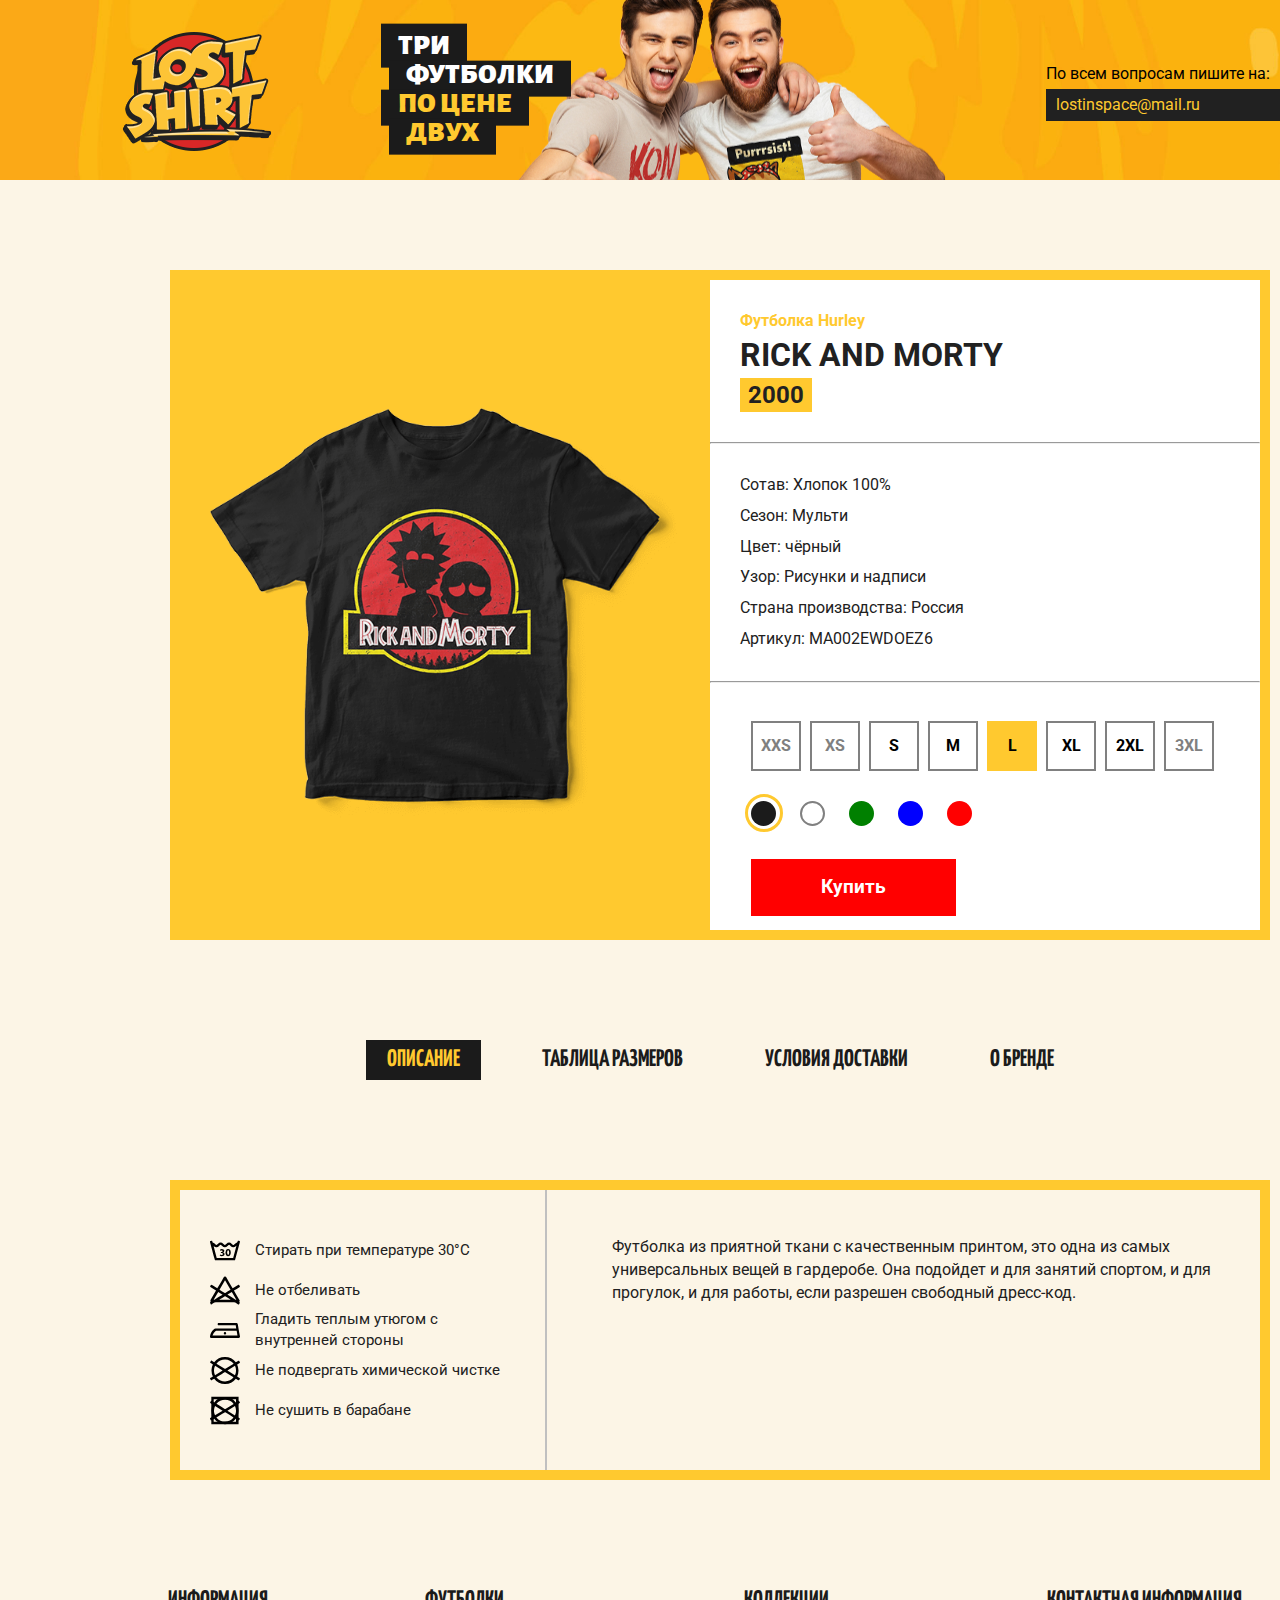
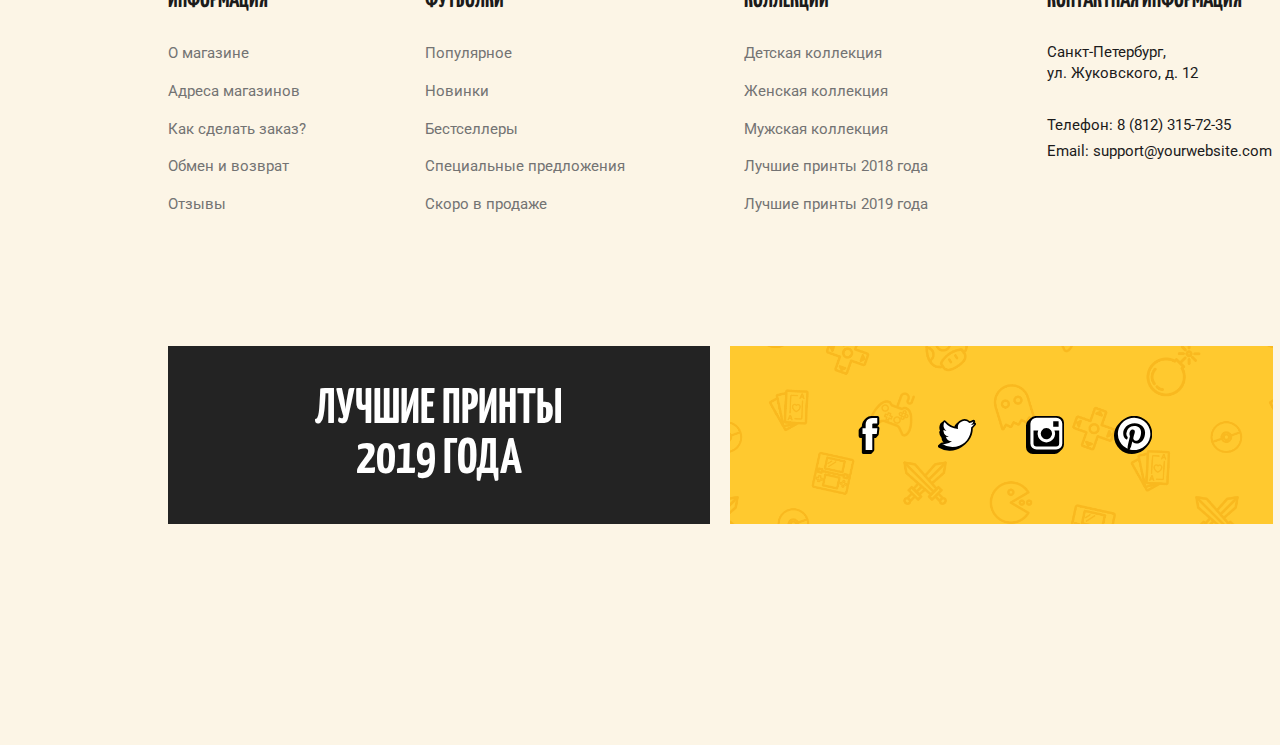
<file: product.html>
<!DOCTYPE html>
<html lang="en">
<head>
  <meta charset="UTF-8">
  <meta name="viewport" content="width=device-width, initial-scale=1.0">
  <meta http-equiv="X-UA-Compatible" content="ie=edge">
  <title>Lost Shirt | About</title>
  <link rel="stylesheet" href="https://necolas.github.io/normalize.css/8.0.1/normalize.css">
  <link href="https://fonts.googleapis.com/css?family=Roboto:400,700&amp;subset=cyrillic" rel="stylesheet">
  <link href="https://fonts.googleapis.com/css?family=Yanone+Kaffeesatz:400,700&amp;subset=cyrillic" rel="stylesheet">
  <link rel="stylesheet" href="./product.css">
</head>
<body>
  <div class="wrapper">
    <section class="hero">
      <header class="header">
        <a href="#" class="logo">
          <img src="./img/content/logos/logo-main.png" alt="" class="logoimg">
        </a>
        <div class="picture">
          <img src="./img/decor/header-guys.png" alt="" class="picture__img">
          <ul class="picture__img__text">
            <li class="picture--text">Три</li>
            <li class="picture--text">Футболки</li>
            <li class="picture--text picture--text--yellow">По цене</li>
            <li class="picture--text picture--text--yellow">двух</li>
          </ul>
        </div>
        <a href="mailto:lostinspace@mail.ru" class="mail">
          <div class="mail__title">По всем вопросам пишите на:</div>
          <div class="mail__content">lostinspace@mail.ru</div>
        </a>
      </header>
    </section>
    <section class="tshirt">
      <div class="container">
        <ul class="tshirt__list">
          <li class="tshirt__elem">
            <img src="./img/tshirts/tshirt_07.png" alt="" class="tshirt__img tshirt__img-active">
          </li>
          <li class="tshirt__elem">
            <img src="./img/tshirts/tshirt_08.png" alt="" class="tshirt__img">
          </li>
          <li class="tshirt__elem">
            <img src="./img/tshirts/tshirt_09.png" alt="" class="tshirt__img">
          </li>
          <li class="tshirt__elem">
            <img src="./img/tshirts/tshirt_10.png" alt="" class="tshirt__img">
          </li>
          <li class="tshirt__elem">
            <img src="./img/tshirts/tshirt_11.png" alt="" class="tshirt__img">
          </li>
        </ul>
        <div class="tshirt_desc">
          <div class="desc__one">
            <h2 class="desc__one--one">
              Футболка Hurley
            </h2>
            <h1 class="desc__one--two">
              rick and morty
            </h1>
            <h2 class="desc__one--price">2000</h2>
          </div>
          <hr class="solid">
          <div class="desc__two">
            <ul class="desc__two__list">
              <li class="desc__two__li">Сотав: Хлопок 100%</li>
              <li class="desc__two__li">Сезон: Мульти</li>
              <li class="desc__two__li">Цвет: чёрный</li>
              <li class="desc__two__li">Узор: Рисунки и надписи</li>
              <li class="desc__two__li">Страна производства: Россия</li>
              <li class="desc__two__li">Артикул: MA002EWDOEZ6</li>
            </ul>
          </div>
          <hr class="solid">
          <div class="desc__three">
            <div class="desc__three__sizes">
              <ul class="sizes__list">
                <li class="sizes__elem">
                  <a href="" class="sizes__elem__link">
                    <h4>XXS</h4>
                  </a>
                  <a href="" class="sizes__elem__link">
                    <h4>XS</h4>
                  </a>
                  <a href="" class="sizes__elem__link">
                    <h4>S</h4>
                  </a>
                  <a href="" class="sizes__elem__link">
                    <h4>M</h4>
                  </a>
                  <a href="" class="sizes__elem__link sizes__elem__link__selected">
                    <h4>L</h4>
                  </a>
                  <a href="" class="sizes__elem__link">
                    <h4>XL</h4>
                  </a>
                  <a href="" class="sizes__elem__link">
                    <h4>2XL</h4>
                  </a>
                  <a href="" class="sizes__elem__link">
                    <h4>3XL</h4>
                  </a>
                </li>
              </ul>
            </div>
            <div class="desc__three__colors">
              <ul class="colors__list">
                <li class="color__elem">
                  <a href="" class="color__link"></a>
                  <a href="" class="color__link color__link__white"></a>
                  <a href="" class="color__link color__link__green"></a>
                  <a href="" class="color__link color__link__blue"></a>
                  <a href="" class="color__link color__link__red"></a>
                </li>
              </ul>
              <ul class="color__select">
                <li class="color__select__link color__select__active"></li>
                <li class="color__select__link"></li>
                <li class="color__select__link"></li>
                <li class="color__select__link"></li>
                <li class="color__select__link"></li>
              </ul>
            </div>
            <a href="#" class="desc__three__button">
              <h3 class="desc__three__button__text">
                  Купить
              </h3>
            </a>
          </div>
        </div>
      </div>
    </section>
    <section class="products">
        <div class="products__part1">
          <ul class="filter">
          <li class="filter__item filter__item--active">
            <a href="#" data-filter="description" class="filter__link">Описание</a>
          </li>
          <li class="filter__item">
            <a href="#" data-filter="table" class="filter__link">Таблица размеров</a>
          </li>
          <li class="filter__item">
            <a href="#" data-filter="deliver" class="filter__link">Условия доставки</a>
          </li>
          <li class="filter__item">
            <a href="#" data-filter="info" class="filter__link">О бренде</a>
          </li>
        </ul>
      </div>
      <ul class="product__types">
        <li class="product__types__li product__types__li-active">
          <div class="products__second">
        <div class="products__second-left">
          <ul class="products__second-left-list">
            <li class="products__second-li">
              <svg class="products__second-li-svg">
                <use xlink:href="./img/icons-sprite.svg#washing_01"></use>
              </svg>
              <p class="products__second-text">
                Cтирать при температуре 30°С
              </p>
            </li>
            <li class="products__second-li">
              <svg class="products__second-li-svg">
                <use xlink:href="./img/icons-sprite.svg#washing_02"></use>
              </svg>
              <p class="products__second-text">
                Не отбеливать
              </p>
            </li>
            <li class="products__second-li">
              <svg class="products__second-li-svg">
                <use xlink:href="./img/icons-sprite.svg#washing_03"></use>
              </svg>
              <p class="products__second-text">
                Гладить теплым утюгом с внутренней стороны
              </p>
            </li>
            <li class="products__second-li">
              <svg class="products__second-li-svg">
                <use xlink:href="./img/icons-sprite.svg#washing_04"></use>
              </svg>
              <p class="products__second-text">
                Не подвергать химической чистке
              </p>
            </li>
            <li class="products__second-li">
              <svg class="products__second-li-svg">
                <use xlink:href="./img/icons-sprite.svg#washing_05"></use>
              </svg>
              <p class="products__second-text">
                Не сушить в барабане
              </p>
            </li>
          </ul>
        </div>
        <div class="vertical__border"></div>
          <p class="products__second-right-text">
            Футболка из приятной ткани с качественным принтом, это
             одна из самых универсальных вещей 
в гардеробе. Она подойдет и для занятий спортом,
 и для прогулок, и для работы, если разрешен
  свободный дресс-код.
          </p>
      </div>
        </li>
        <li class="product__types__li product__types__li-second">
          <h3 class="product__types__li-second-text">
            In process..
          </h3>
        </li>
        <li class="product__types__li product__types__li-third">
          <div class="products__second">
            <div class="products__second-left-two">
              <img src="./img/content/logos/express.png" alt="" class="products__second-left-two-img">
            </div>
            <div class="vertical__border"></div>
              <p class="products__second-right-text">
                Доставка по России и странам Ближнего Зарубежья (Украина, Белорусия, Молдавия,
                 Польша, Эстония, Болгария, Румыния, Чехия, Словакия, Венгрия и т.д.), всего 400 руб.<br><br>
Мы так же доставляем в США, Японию, Австралию, Англию, Италию, Испанию и т.д. ,
 стоимость доставки около 600 руб.<br><br>
(Цена приведена для ориентира и может отличаться в зависимости от дальности и веса посылки)
              </p>
          </div>
        </li>
        <li class="product__types__li product__types__li-fouth">
          <div class="products__second">
            <div class="products__second-left-two">
              <img src="./img/content/logos/harley.png" alt="" class="products__second-left-two-img">
            </div>
            <div class="vertical__border"></div>
              <p class="products__second-right-text">
                Марка Hurley основана на любви к океану с его постоянством в этом изменчивом мире. 
Она осуществляет мечты молодого поколения, сочетая музыку и искусство в дизайне одежды, обуви и
 аксессуаров. Наполненная духом пляжной культуры продукция Hurley предлагает новое восприятие
  комфорта и индивидуальности. Hurley выбирает только тот, кто страстно влюблён 
в свободу.
              </p>
          </div>
        </li>
      </ul>
      
    </section>
    <footer class="footer">
      <div class="container__classic footer__container">
        <nav class="site-menu">
          <ul class="site-menu__sections">
            <li class="site-menu__col">
              <h3 class="site-menu__title">Информация</h3>
              <ul class="site-menu__list">
                <li class="site-menu__item">
                  <a href="#" class="site-menu__link">О магазине</a>
                </li>
                <li class="site-menu__item">
                  <a href="#" class="site-menu__link">Адреса магазинов</a>
                </li>
                <li class="site-menu__item">
                  <a href="#" class="site-menu__link">Как сделать заказ?</a>
                </li>
                <li class="site-menu__item">
                  <a href="#" class="site-menu__link">Обмен и возврат</a>
                </li>
                <li class="site-menu__item">
                  <a href="#" class="site-menu__link">Отзывы</a>
                </li>
              </ul>
            </li>
            <li class="site-menu__col">
              <h3 class="site-menu__title">Футболки</h3>
              <ul class="site-menu__list">
                <li class="site-menu__item">
                  <a href="#" class="site-menu__link">Популярное</a>
                </li>
                <li class="site-menu__item">
                  <a href="#" class="site-menu__link">Новинки</a>
                </li>
                <li class="site-menu__item">
                  <a href="#" class="site-menu__link">Бестселлеры</a>
                </li>
                <li class="site-menu__item">
                  <a href="#" class="site-menu__link">Специальные предложения</a>
                </li>
                <li class="site-menu__item">
                  <a href="#" class="site-menu__link">Скоро в продаже</a>
                </li>
              </ul>
            </li>
            <li class="site-menu__col">
              <h3 class="site-menu__title">Коллекции</h3>
              <ul class="site-menu__list">
                <li class="site-menu__item">
                  <a href="#" class="site-menu__link">Детская коллекция</a>
                </li>
                <li class="site-menu__item">
                  <a href="#" class="site-menu__link">Женская коллекция</a>
                </li>
                <li class="site-menu__item">
                  <a href="#" class="site-menu__link">Мужская коллекция</a>
                </li>
                <li class="site-menu__item">
                  <a href="#" class="site-menu__link">Лучшие принты 2018 года</a>
                </li>
                <li class="site-menu__item">
                  <a href="#" class="site-menu__link">Лучшие принты 2019 года</a>
                </li>
              </ul>
            </li>
            <li class="site-menu__col">
              <h3 class="site-menu__title">Контактная информация</h3>
              <div class="site-menu__text">
                Санкт-Петербург, <br>
                  ул. Жуковского, д. 12
              </div>
                <div class="site-menu__text">
                  <a href="tel.:+78123157235" class="site-menu__text-row">
                    Телефон: 8 (812) 315-72-35
                  </a>
                  <a href="mailto:support@yourwebsite.com" class="site-menu__text-row">
                    Email: support@yourwebsite.com
                  </a>
                </div>
            </li>
          </ul>
        </nav>

        <section class="extras">
          <div class="extras__col">
            <a href="#" class="extras__best">
              Лучшие принты <br>
              2019 года
            </a>
          </div>
          <div class="extras__col">
            <div class="extras__col-socials">
              <ul class="socials">
                <li class="socials__item">
                  <a href="#" class="socials__link">
                    <svg class="socials__icon">
                      <use xlink:href="./img/icons-sprite.svg#fb"></use>
                    </svg>
                  </a>
                </li>
                <li class="socials__item">
                  <a href="#" class="socials__link">
                    <svg class="socials__icon">
                      <use xlink:href="./img/icons-sprite.svg#twitter"></use>
                    </svg>
                  </a>
                </li>
                <li class="socials__item">
                  <a href="#" class="socials__link">
                    <svg class="socials__icon">
                      <use xlink:href="./img/icons-sprite.svg#insta"></use>
                    </svg>
                  </a>
                </li>
                <li class="socials__item">
                  <a href="#" class="socials__link">
                    <svg class="socials__icon">
                      <use xlink:href="./img/icons-sprite.svg#pin"></use>
                    </svg>
                  </a>
                </li>
              </ul>
            </div>
          </div>
        </section>
      </div>
    </footer>
  </div>
  <script src="./sripts_product/tshirt-sizes.js"></script>
  <script src='./sripts_product/tshirt-color.js'></script>
  <script src="./sripts_product/tshirt-desc.js"></script>
</body>
</html>
</file>
<file: product.css>
@font-face {
    font-family: 'alegreya';
    src: url('./fonts/alegreyasanssc-black-webfont.woff2') format('woff2'),
      url('./fonts/alegreyasanssc-black-webfont.woff') format('woff');
    font-weight: normal;
    font-style: normal;
  }

  :root {
    --yellow: #ffc92f;
    --red: #d82727;
    --black: #1b1b1b;
    --titlesFont: 'Yanone Kaffeesatz', Arial, sans-serif;
  }

  html, body {
    height: 100%;
    margin: 0px;
    }

    ul {
        margin: 0;
        padding: 0;
      }
      
      ul>li {
        list-style: none;
      }

    .wrapper {
        overflow: hidden;
        min-width: 1440px;
    }

    body {
        font: 16px / 1.42 "Roboto", Arial, sans-serif;
        color: #212121;
        -webkit-font-smoothing: antialiased;
        -moz-osx-font-smoothing: grayscale;
        background: #fcf5e6;
    }

    .logo {
        position: absolute;
        left:120px;
        top: 30px;
    }

  .header {
      width: 100%;
      background: url(./img/bg/hero.jpg) center center / cover no-repeat;
      height: 180px;
      box-sizing:border-box;
      position: relative;
      overflow: hidden;
  }

  .picture {
      position: absolute;
      top: 70%;
      left: 50%;
      transform: translate(-50%, -50%);
  }

  .picture__img__text {
      position: absolute;
      top: 18%;
      left: -25%;
      font-family: "alegreya", Arial, sans-serif;
      color: #fff;
      font-size: 28px;
      text-transform: uppercase;
      line-height: 1;
      display: flex;
      flex-direction: column;
      align-items: flex-start;
      margin: 0;
  }

  .picture--text {
    color:white;
    background: var(--black);
    padding: 0 17px 8px;
    margin-top: -7px;
    white-space: nowrap;
    list-style-type: none;
  }

  .picture--text:first-child {
      padding-top: 8px;
  }

  .picture--text:nth-child(2n) {
    margin-left: 8px;
  }

  .picture--text--yellow {
    color: var(--yellow);
  }

  .mail {
    text-decoration: none;
    color: black;
    position: absolute;
    top:35%;
    right: 10%;
  }
  
  .mail__title {
    margin-bottom: 3px;
  }
  
  .mail__content {
    background: #212121;
    color: var(--yellow);
    padding: 5px 10px;
    width: 230px;
  }

  .tshirt {
      margin-top: 90px;
      margin-bottom: 100px;
  }

  .container {
    width: 1100px;
    height: 670px;
    margin: 0 auto;
    background: var(--yellow);
    position: relative;
  }

  .container__classic {
    width: 1100px;
    height: 670px;
    margin: 80px auto 0 auto;
  }

  .tshirt__list {
      position: absolute;
      top: 50%;
      left: 40px;
      transform: translateY(-50%);
  }

  .tshirt__img {
      width: 470px;
      display: none;
  }

  .tshirt__img-active {
      display: block;
  }

  .tshirt_desc {
      position: absolute;
      background-color: white;
      width: 550px;
      height: 650px;
      right: 10px;
      top: 10px;
      box-sizing:border-box;
  }

  .desc__one {
      margin: 30px;
  }

  .desc__one--one {
      margin: 0;
      font-size:medium;
      color: var(--yellow);
  }

  .desc__one--two {
      margin: 0;
      text-transform: uppercase;
  }

  .desc__one--price {
      margin: 0;
      display: inline-block;
      padding: 0 8px 0 8px;
      font-size: x-large;
      background-color: var(--yellow);
  }

  .desc__two {
      margin: 30px;
  }

  .desc__two__li {
      margin-top: 8px;
  }

  .desc__three {
      position: absolute;
      min-width: 480px;
      margin-top: 30px;
      left: 7.5%;
  }

  .sizes__elem__link {
      display: inline-block;
      text-decoration: none;
      color: black;
      line-height: 0;
      height: 50px;
      width: 50px;
      box-sizing:border-box;
      border: solid 2px gray;
      text-align: center;
      padding-top: 2px;
      margin-right: 5px;
  }

    .sizes__elem__link__selected {
        border: solid 2px var(--yellow);
        background-color: var(--yellow);
    }

  .sizes__elem__link:nth-child(1){
      color:gray;
  }

  .sizes__elem__link:nth-child(2){
    color:gray;
}

  .sizes__elem__link:last-child {
      margin-right: 0;
      color: gray;
  }

  .colors__list {
    position: absolute;
    z-index: 2;
  }

  .color__link {
      display: inline-block;
      height: 25px;
      width: 25px;
      background-color: var(--black);
      border-radius: 50%;
      margin-right: 20px;
      margin-top: 30px;
      margin-bottom: 30px;
  }

  .color__link__white {
      box-sizing: border-box;
      background-color:white;
      border: solid 2px grey;
  }

  .color__link__green {
      background-color: green;
  }

  .color__link__blue {
      background-color: blue;
  }

  .color__link__red {
      background-color: red;
  }

  .color__select {
    position: absolute;
    top: 43.5px;
    left: -6.5px;
    z-index: 1;
  }

  .color__select__link {
    display: inline-block;
    height: 32px;
    width: 32px;
    border-radius: 50%;
    margin-right: 7px;
    margin-top: 30px;
    margin-bottom: 30px;
    border: solid 3px var(--yellow);
    opacity: 0;
}

.color__select__active {
    opacity: 1;
}

.desc__three__button {
    text-decoration: none;
    margin-top: 0;
}

.desc__three__button__text {
    display: inline-block;
    padding: 15px 70px;
    color:white;
    background-color: red;
    position: absolute;
    top: 120px;
}

.filter {
    display: flex;
    align-items: center;
    justify-content: center;
    margin-bottom: 100px;
  }
  
  .filter__item {
    margin-right: 40px;
  }
  
  .filter__item:last-child {
    margin-right: 0;
  }
  
  .filter__link {
    font-family: var(--titlesFont);
    text-transform: uppercase;
    padding: 3px 21px;
    color: var(--black);
    font-size: 24px;
    font-weight: bold;
    display: inline-block;
    text-decoration: none;
  }
  
  .filter__link:hover {
    color: var(--red);
  }
  
  .filter__item--active .filter__link {
    color: var(--yellow);
    background: var(--black);
  }

  .products__second {
      margin: 0 auto;
      width: 1100px;
      height: 300px;
      box-sizing: border-box;
      border: solid 10px var(--yellow);
      position: relative;
  }

.products__second-left {
    width: 340px;
    padding: 35px 30px 30px 30px;
    height: 280px;
    position: relative;
    box-sizing:border-box;
}

  .products__second-li {
      display: flex;
  }

  .products__second-li-svg {
      width: 30px;
  }

  .products__second-text {
      display: inline-block;
  }

  .products__second-li {
      height: 20px;
      margin-bottom: 20px;
  }

  .products__second-li-svg {
      position: absolute;
      transform: translateY(-33%);
  }

  .products__second-text {
      position: absolute;
      left: 75px;
      font-size: 15px;
  }

  .products__second-li:nth-child(3) .products__second-text{
      position: absolute;
      transform: translateY(-25%);
  }

.products__second-right {
    display: none;
}

.vertical__border {
    position: absolute;
    border-left: 2px solid rgb(192, 192, 192);
    padding-left: 2px;
    height: 100%;
    top:0;
    left:365px;
}

.products__second-right-text {
    position: absolute;
    top: 30px;
    left: 40%;
    width: 630px;
}

.product__types__li-third .products__second-right-text {
    top: 25px;
    left: 38%;
}

.product__types__li-fouth .products__second-right-text {
    top: 25px;
    left: 38%;
}

.footer {
    margin-bottom: 115px;
  }
  
  .footer__container {
    width: 1105px;
  }
  
  .site-menu {
    margin-bottom: 115px;
  }
  
  .site-menu__sections {
    display: flex;
    justify-content: space-between;
  }
  
  .site-menu__col {
    margin-right: 20px;
  }
  
  .site-menu__col:last-child {
    margin-right: 0px;
  }
  
  .site-menu__title {
    font-family: var(--titlesFont);
    font-size: 24px;
    font-weight: bold;
    color: var(--black);
    text-transform: uppercase;
    margin-bottom: 24px;
  }
  
  .site-menu__item {
    margin-bottom: 15px;
  }
  
  .site-menu__link {
    color: #737373;
    font-size: 15px;
    text-decoration: none;
  }
  
  .site-menu__link:hover {
    color: var(--red);
  }
  
  .site-menu__text {
    font-size: 15px;
    color: var(--black);
    margin-bottom: 30px;
  }
  
  .site-menu__text-row {
    color: inherit;
    text-decoration: none;
    display: block;
    margin-bottom: 5px;
  }
  
  .extras {
    display: flex;
    margin-bottom: 95px;
  }
  
  .extras__col {
    margin-right: 20px;
    flex: 1;
  }
  
  .extras__col:last-child {
    margin-right: 0px;
  }
  
  .extras__best {
    text-align: center;
    color: #fff;
    background: #232323;
    font-size: 50px;
    font-weight: bold;
    font-family: var(--titlesFont);
    text-transform: uppercase;
    padding: 39px 10%;
    display: block;
    text-decoration: none;
    line-height: 1;
  }
  
  .extras__col-socials {
    height: 100%;
    background: url('./img/bg/pattern.png') center center / 500px;
    display: flex;
    align-items: center;
    justify-content: center;
  }
  
  .socials {
    display: flex;
  }
  
  .socials__item {
    margin-right: 50px;
  }
  
  .socials__item:last-child {
    margin-right: 0px;
  }
  
  .socials__link {
    width: 38px;
    height: 38px;
    display: block;
  }
  
  .socials__link:hover .socials__icon  {
    fill: var(--red);
  }
  
  .socials__icon {
    width: 100%;
    height: 100%;
  }

  .products__second-left-two {
      position: absolute;
      left: 80px;
      top: 60px;
  }

  .product__types__li-fouth .products__second-left-two-img {
      width: 220px;
  }

  .product__types__li {
      display: none;
  }

  .product__types__li-active {
      display: block;
  }

  .product__types__li-fouth .products__second {
      height: 260px;
  }

  .product__types__li-second-text {
      display: block;
      margin-left: 45%;
  }
</file>
